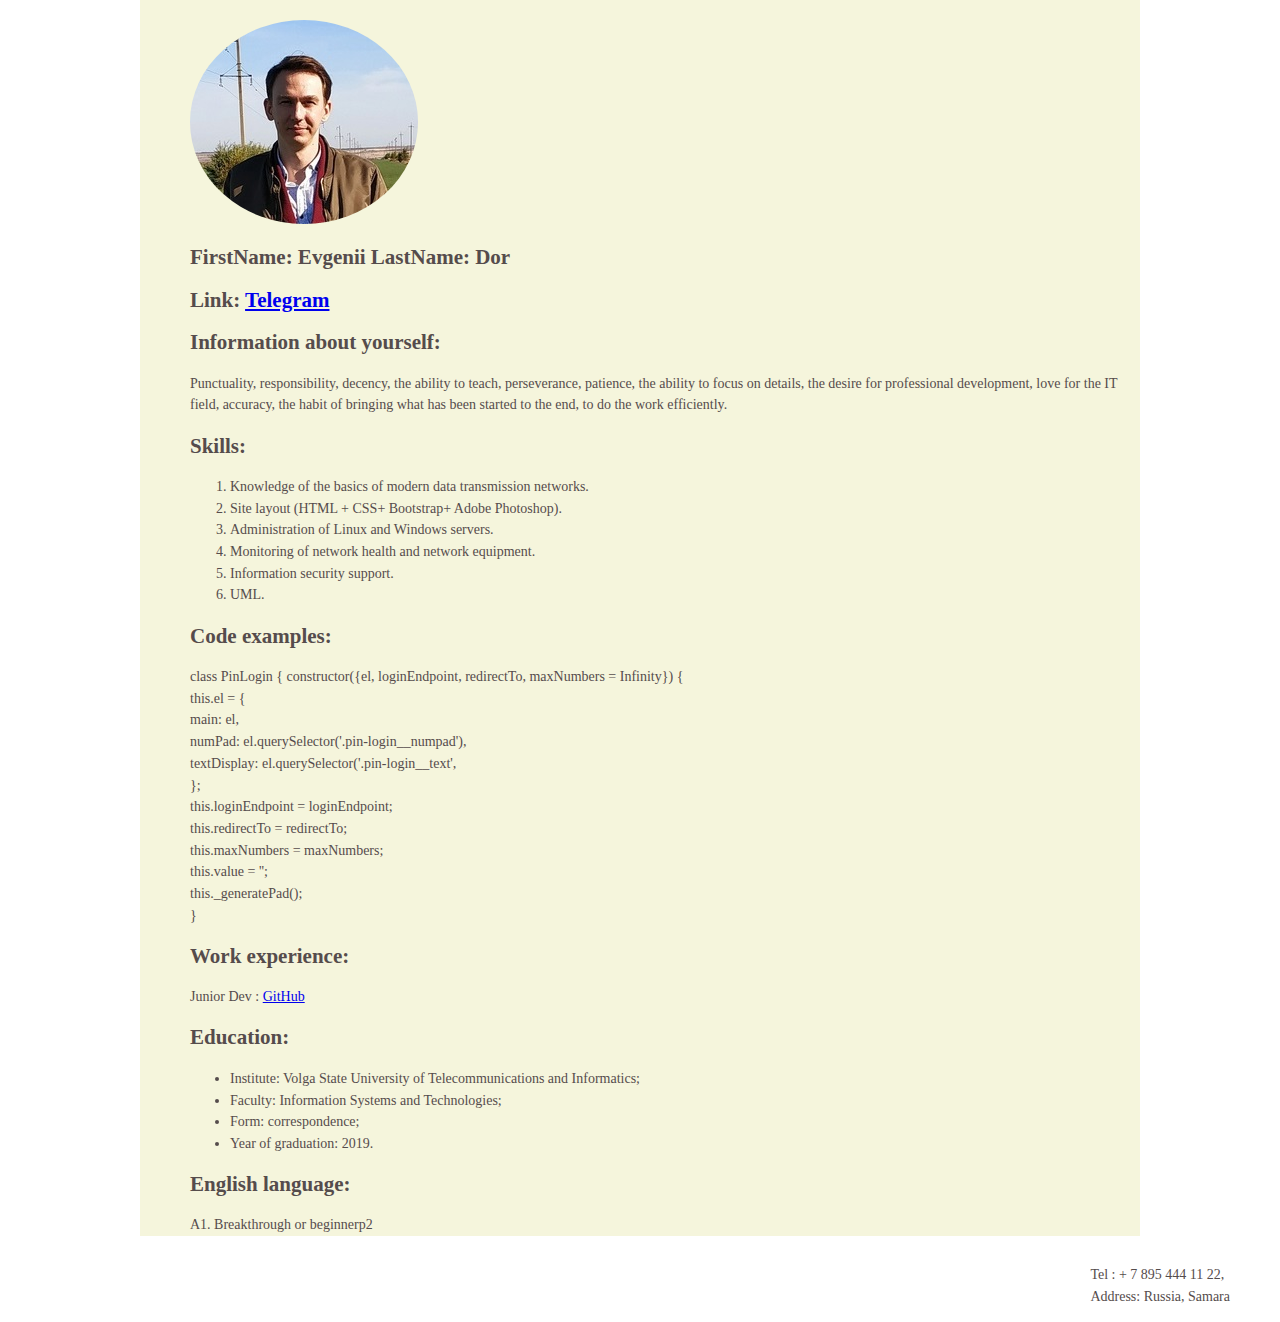
<file: index.html>
<!DOCTYPE html>
<html>
    <head>
        <meta charset="utf-8">
        <link rel="stylesheet" href="./assets/style.css">
        <title>HTML, CSS & Git Basics</title>
    </head>
    <body>
        <header>
            <div class="container">
                <div class="name">
                    <img src="./assets/img/my_foto.jpg" alt="foto">
                    <h2>FirstName: Evgenii    LastName: Dor</h2>
                </div>
                <div class="contact">
                    <h2>Link: <a href="https://t.me/EvgeAlex">Telegram</a></h2>
                </div>
                <div class="information">
                    <h2>Information about yourself:</h2>
                    <p>Punctuality, responsibility, decency, the ability to teach, perseverance, patience, the ability to focus on details, the desire for professional development, love                   for the IT field, accuracy, the habit of bringing what has been started to the end, to do the work efficiently.</p>
                </div>
                <div class="skills">
                    <h2>Skills:</h2>
                    <nav>
                        <ol>
                            <li>Knowledge of the basics of modern data transmission networks.</li>
                            <li>Site layout (HTML + CSS+ Bootstrap+ Adobe Photoshop).</li>
                            <li>Administration of Linux and Windows servers.</li>
                            <li>Monitoring of network health and network equipment.</li>
                            <li>Information security support.</li>
                            <li>UML.</li>
                    </nav>
                </div>
                <div class="code">
                    <h2>Code examples:</h2>
                    <p>class PinLogin {
                        constructor({el, loginEndpoint, redirectTo, maxNumbers = Infinity}) { <br>
                            this.el = { <br>
                                main: el, <br>
                                numPad: el.querySelector('.pin-login__numpad'), <br>
                                textDisplay: el.querySelector('.pin-login__text', <br>
                            }; <br>
                            this.loginEndpoint = loginEndpoint; <br>
                            this.redirectTo = redirectTo; <br>
                            this.maxNumbers = maxNumbers; <br>
                            this.value = ''; <br>
                    
                            this._generatePad(); <br>
                        }
                    </p>
                </div>
                <div class="work">
                    <h2>Work experience:</h2>
                    <p>Junior Dev : <a href="https://github.com/BorisVian1/testingApp">GitHub</a></p>
                </div>
                <div class="educ">
                    <h2>Education:</h2>
                    <nav>
                        <ul>
                            <li>Institute: Volga State University of Telecommunications and Informatics;</li>
                            <li>Faculty: Information Systems and Technologies;</li>
                            <li>Form: correspondence;</li>
                            <li>Year of graduation: 2019.</li>
                        </ul>
                    </nav>
                </div>
                <div class="eng">
                    <h2>English language:</h2>
                    <p>А1. Breakthrough or beginnerр2</p>
                </div>
            </div>
        </header>
        <section><div class="container"></div></section>
        <footer>
           <div class="tel">
               <p> Tel : + 7 895 444 11 22, <br> Address: Russia, Samara 
               </p>
           </div>
        </footer>
    </body>
</html>
</file>
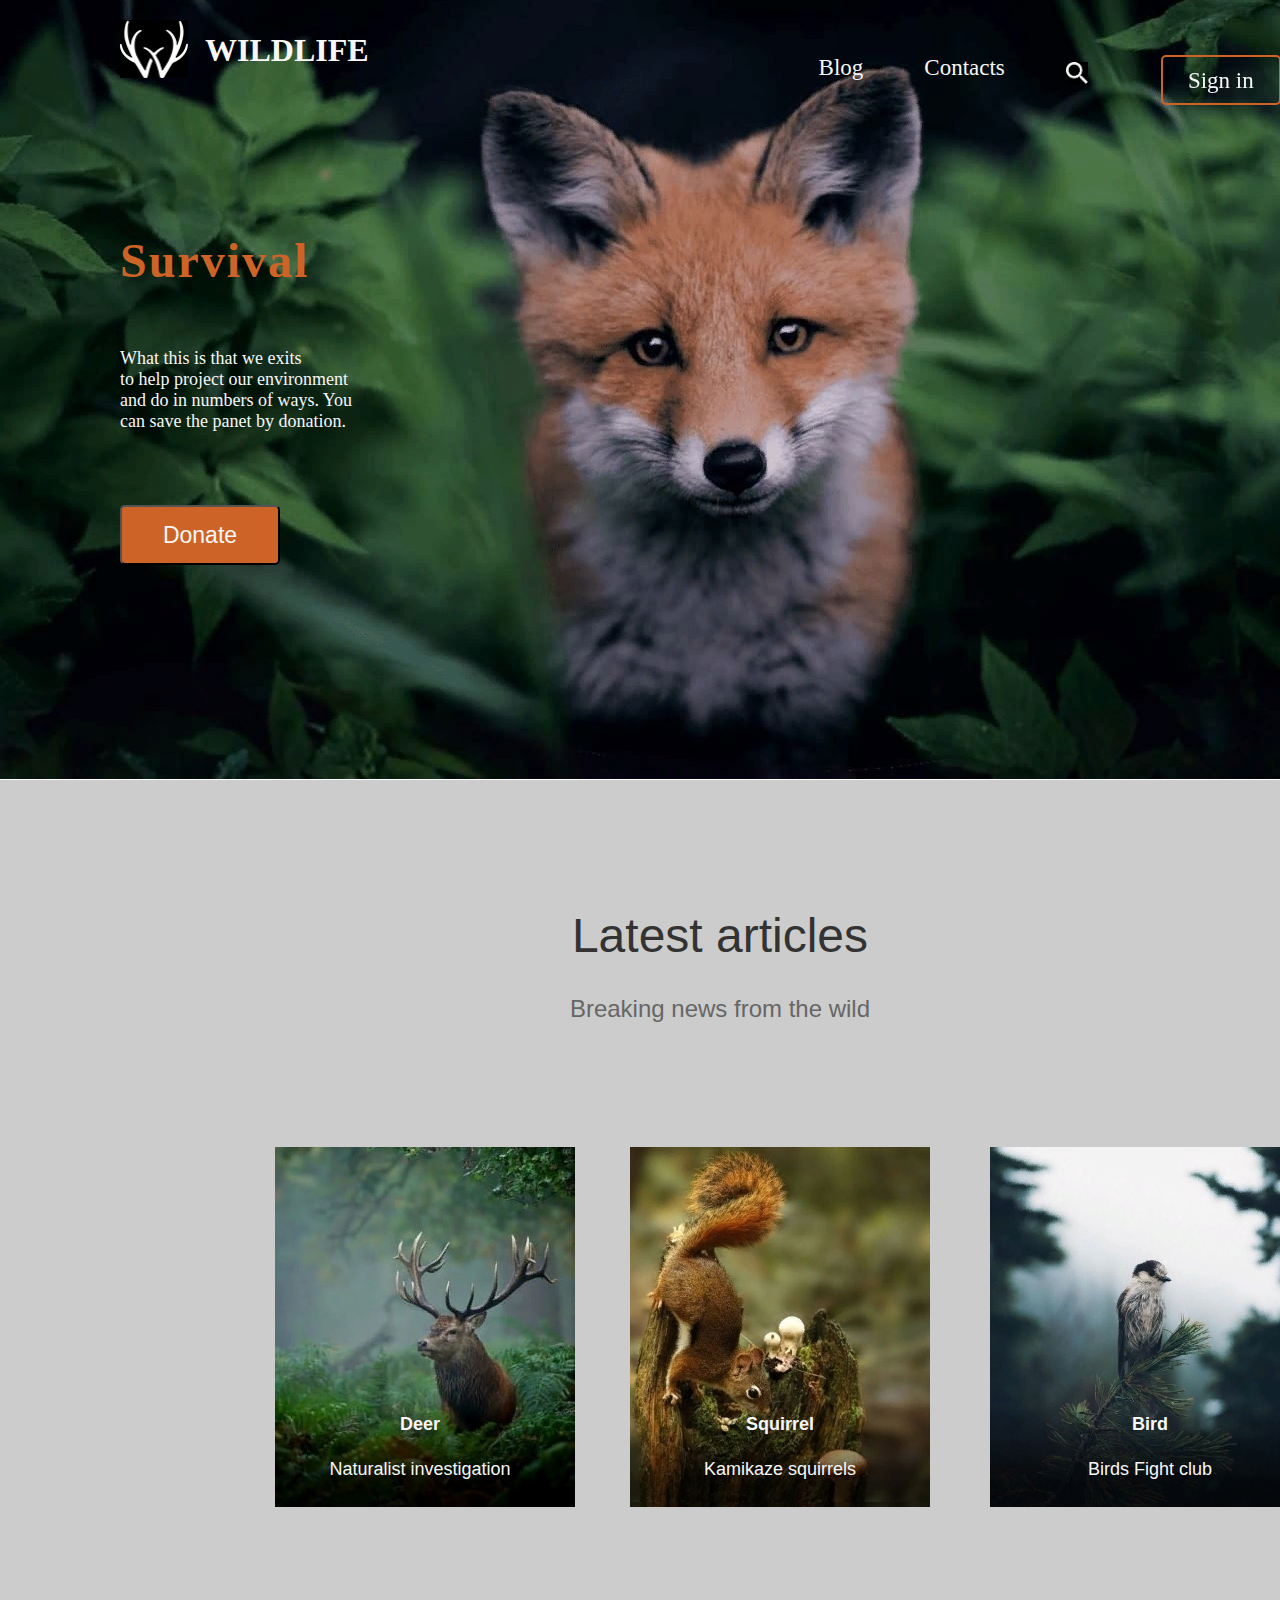
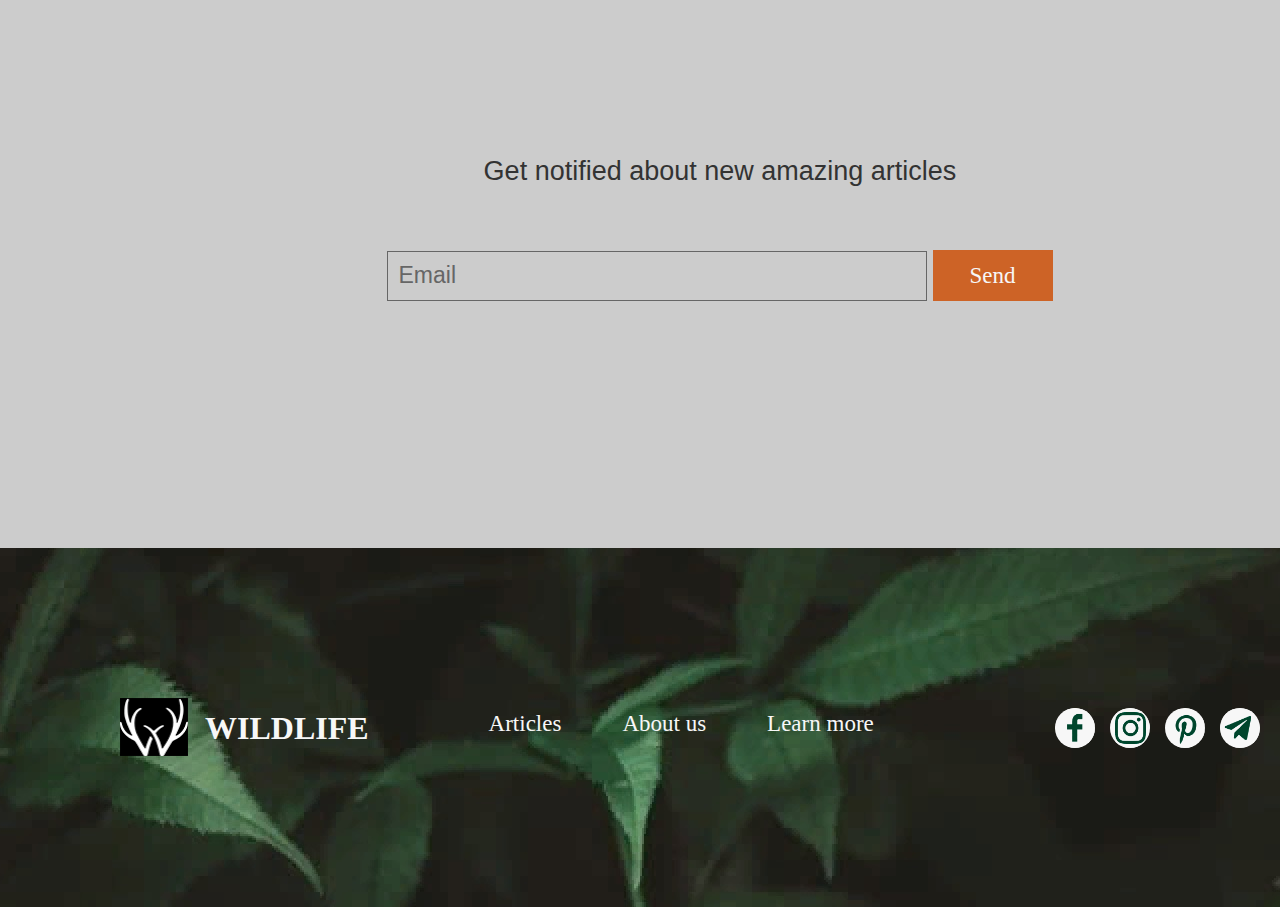
<file: wildlife/index.html>
<!DOCTYPE html>
<html>
    <head>
        <meta charset="utf8">
        <link rel="stylesheet" href="./style.css">
        <meta name="viewport" content="width=1200">
        <title>Wildlife</title>
    </head>
    <body>
        <header>
            <div class="container">
                <div class="heading">
                    <img class="logo" src="./assets/img/icons-menu.png" alt="icon">
                    <h1>Wildlife</h1>
                    <nav class="nav-1">
                        <ul class="menu">
                            <li><a href="#">Blog</a></li>
                            <li><a href="#">Contacts</a></li>
                            <form action="search.php" method="post">
                                    <label>
                                        <input type="search" class="search">
                                    </label>
                                    <label>
                                        <input type="submit" class="submit" value="Sign in">
                                    </label>
                            </form>
                        </ul>
                    </nav>
                </div>
                <div class="survival">
                    <h1>Survival</h1>
                    <p>What this is that we exits <br>
                    to help project our environment <br>
                    and do in numbers of ways. You <br>
                    can save the panet by donation.</p>
                    <button>Donate</button>
                </div>
            </div>
        </header>
        <section id="latest">
            <div class="container">
                <div class="arcticles">
                    <h2>Latest articles</h2>
                    <p>Breaking news from the wild</p>
                </div>
                <div class="animal">
                    <div class="animal_items">
                        <img style="margin-left: 5px;" src="./assets/img/items_1.png" alt="items">
                        <div class="animal-text-one animal-w-h"">
                            <h4>Deer</h4>
                            <p>Naturalist investigation</p>
                        </div>
                    </div>
                    <div class="animal_items">
                        <img style="margin-left: 60px;" src="./assets/img/items_2.png" alt="items">
                        <div class="animal-text-two animal-w-h">
                            <h4>Squirrel</h4>
                            <p>Kamikaze squirrels</p>
                        </div>
                    </div>
                    <div class="animal_items">
                        <img style="margin-left: 120px;" src="./assets/img/items_3.png" alt="items">
                        <div class="animal-text-three animal-w-h">
                            <h4>Bird</h4>
                            <p>Birds Fight club</p>
                        </div>
                    </div>
                </div>
                <div class="notified">
                    <h3>Get notified about new amazing articles</h3>
                    <form action="serch-e" method="post">
                        <input type="search" id="search" value="Email">
                        <input type="button" value="Send" id="button">
                    </form>
                </div>
            </div>
        </section>
        <footer>
            <div class="container">
                <div class="flex-cont" style="display: flex;">
                    <div class="wild heading h1 ">
                        <img class="logo" src="./assets/img/icons-menu.png" alt="icon">
                        <h1>Wildlife</h1>
                    </div>
                    <nav>
                        <ul class="menu menu-footer">
                            <li><a href="#">Articles</a></li>
                            <li><a href="#">About us</a></li>
                            <li><a href="#">Learn more</a></li>
                        </ul>
                    </nav>
                    <div class="links">
                        <a href="#"><img class="icons-read" src="./assets/img/facebook.png" alt="foto"></a>
                        <a href="#"><img class="icons-read" src="./assets/img/insta.png" alt="foto"></a>
                        <a href="#"><img class="icons-read" src="./assets/img/P.png" alt="foto"></a>
                        <a href="#"><img class="icons-read" src="./assets/img/telegram.png" alt="foto"></a>
                        </div>
                    </div>
            </div>
        </footer>
    </body>
</html>
</file>
<file: assets/style.css>
body {
    font-family: 'Times New Roman', Times, serif;
    padding: 0;
    margin: 0;
    color: rgb(85, 76, 76);
    font-size: 14px;
    
}

img {
    margin-top: 20px;
    border-radius: 50%;
}

p,
li {
    font-family: Cambria, Cochin, Georgia, Times, 'Times New Roman', serif;
    line-height: 1.55em;
}

div {
    margin-left: 50px; 
    box-sizing: border-box;
}

.container {
    width: 1000px;
    margin: 0 auto;
    background-color: #F5F5DC;
}

.tel {
    float: right;
    margin-right: 50px ;
}
</file>
<file: wildlife/style.css>
body {
    font-family: 
    Open Sans, sans-serif;
    font-size: 18px;
    list-style: 27px;
    color: #F7F7F7;;
    padding: 0;
    margin: 0;
    font-weight: 400;
    font-style: normal;
    min-width: 1200px;
}

div {
    box-sizing: border-box;
}

header {
    background: url("./assets/img/Fone.jpg") no-repeat center top;
    height: 780px;
    width: 1440px;
}

.container {
    width: 
    1200px;
    margin: 0 auto;
}

.heading {
    display: flex;
    padding-top: 20px;
}

.logo {
   cursor: none;
    width: 68px;
    height: 58px;
    left: 
    1,07px;
    top: 1.07px;
}

.heading h1 {
    padding: 0;
    margin: 0;
    cursor: none;
    font-family: Roboto;
    font-size: 32px;
    text-transform: uppercase;
    color: inherit;
    line-height: 60px;
    margin-left: 17px;
}

.nav-1 {
    margin-left: 450px;
    margin-top: 35px;
}

.menu {
    display: flex;
    padding: 0;
    margin: 0;
}

.menu li {
    display: block;
    margin-right: 61px;
}

.menu a {
    font-family: Open Sans;
    font-size: 23px;
    color: inherit;
    text-decoration: none;
    cursor: pointer;
    text-decoration: none;
}

.menu a:hover {
    text-decoration: underline;
}

.search {
    padding-top: 20px;
    outline: none;
    border: none;
    width: 24px;    
    height: 24px;
    background: url("../wildlife/assets/img/search.png") no-repeat;
    background-size: auto 90%;
}


.submit {
    margin-left: 66px;
    width: 120px;
    height: 50px;
    border-radius: 5px;
    border: 2px solid #CD6326;
    box-sizing: border-box;
    filter: drop-shadow(-150px 0px 150px #02160B);
    background: none;
    color: #F7F7F7;
    font-family: Roboto;
    font-size: 23px;
    line-height: 27px;
    text-align: center;
    align-items: center;
    cursor: pointer;
}

.submit:hover {
    background: red;
}

.survival {
    margin-top: 120px;
    width: 199px;
    height: 72px;
}

.survival h1 {
    display: block;
    width: 199px;
    height: 72px;
    font-family: Open Sans;
    font-size: 48px;
    line-height: 72px;
    color: #CD6326;
    letter-spacing: 2px;
}

.survival p {
    font-family: Open Sans;
    margin-top: 51px;
    display: block;
    width: 274px;
    height: 108px;
    color: inherit;
}

.survival button {
    margin-top: 49px;
    display: block;
    width: 160px;
    height: 60px;
    text-align: center;
    color: #F7F7F7;
    background: #CD6326;
    font-size: 23px;
    line-height: 26,95px;
    border-radius: 5px;
    cursor: pointer;
}

.survival button:hover {
    color: black;
}

#latest {
    background-color: #cccccc;
    height: 1368px;
    width: 1440px;
    padding: 0;
    margin: 0;
}

.arcticles {
    text-align: center;
    align-items: center;
}

.arcticles h2 {
    margin: 0;
    padding-top: 120px;
    font-weight: 400;
    font-style: normal;
    font-size: 48px;
    line-height: 72px;
    color: #333333;
    padding-bottom: 19px;
}

.arcticles p {
    padding: 0;
    margin: 0;
    font-weight: 400;
    font-style: normal;
    font-size: 24px;
    line-height: 36px;
    color: #666666;
    text-align: center;
}

.animal {
    margin-top: 120px;
    display: flex;
    justify-content: center;
}

.animal_items {
    width: 300px;
    display: block;
}
.animal-w-h {
    width: 300px;
    height: 360px;
}

.animal-text-one h4 p,
.animal-text-two h4 p,
.animal-text-three h4 p
{
    font-weight: 400;
    font-size: 17px;
    line-height: 27px;
    font-style: normal;
}
.animal-text-one {
    position: absolute;
    top: 1390px;
    left: 270px;
    text-align: center;
}

.animal-text-two {
    position: absolute;
    top: 1390px;
    left: 630px;
    text-align: center;
}

.animal-text-three {
    position: absolute;
    top: 1390px;
    left: 1000px;
    text-align: center;
}

.notified {
    margin-top: 239px;
    text-align: center;
}

.notified h3 {
    margin: 0 auto;
    width: 526px;
    height: 41px;
    font-size: 27px;
    line-height: 41px;
    font-weight: 400;
    font-style: normal;
    color: #333333;
}

#search {
    margin-top: 59px;
    width: 540px;
    height: 50px;
    background: none;
    font-size: 23px;
    padding: 0 10px;
    color: #666666;
    border: 1px solid #666666;
    padding-bottom: 2px;
    outline: none;
}

#search:hover {
    color: #CD6326;
    border-color: silver;
}

#button {
    cursor: pointer;
    width: 120px;
    height: 51px;
    color: #F7F7F7;
    background-color: #CD6326;
    font-family: Roboto;
    font-style: normal;
    font-weight: normal;
    font-size: 23px;
    line-height: 27px;
    align-items: center;
    text-align: center;
    border: none;
}

#button:hover {
    opacity: 0.6;
}

footer {
    background: url("../wildlife/assets/img/footer.jpg") no-repeat center top;
    width: 1440px;
    height: 359px;
}

.wild {
    padding-top: 150px;
}

.menu-footer {
    padding-top: 163px;
    margin-left: 120px;
}

.icons-read {
    border-radius: 50%;
    background: #F7F7F7;
    width: 40px;
    height: 40px;
    margin-right: 10px;
}

.icons-read:hover {
    border: 2px solid #CD6326;
}

.links {
    margin-top: 160px;
    margin-left: 120px;
}
</file>
